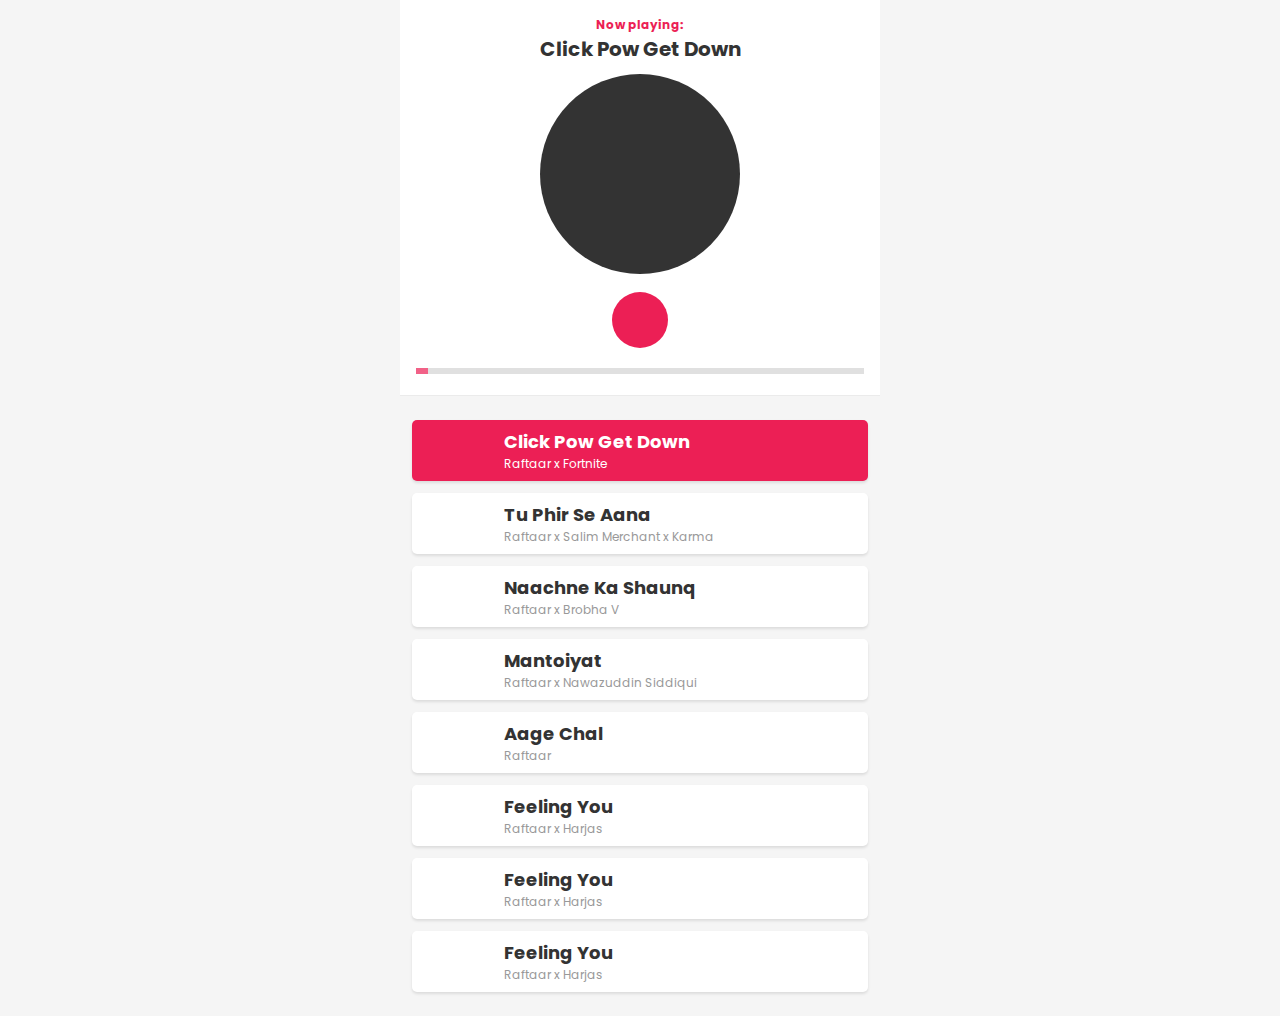
<file: Music-player/index.html>
<!DOCTYPE html>
<html lang="en">

<head>
    <meta charset="UTF-8">
    <meta http-equiv="X-UA-Compatible" content="IE=edge">
    <meta name="viewport" content="width=device-width, initial-scale=1.0">
    <title>Music player</title>
    <link rel="stylesheet" href="https://cdnjs.cloudflare.com/ajax/libs/font-awesome/5.15.2/css/all.min.css"
        integrity="sha512-HK5fgLBL+xu6dm/Ii3z4xhlSUyZgTT9tuc/hSrtw6uzJOvgRr2a9jyxxT1ely+B+xFAmJKVSTbpM/CuL7qxO8w=="
        crossorigin="anonymous" />
    <link rel="preconnect" href="https://fonts.gstatic.com">
    <link href="https://fonts.googleapis.com/css2?family=Poppins:wght@300;400;600&display=swap" rel="stylesheet">
    <link rel="stylesheet" href="style.css">
</head>

<body>

    <div class="player">
        <!-- Dashboard -->
        <div class="dashboard">
            <!-- Header -->
            <header>
                <h4>Now playing:</h4>
                <h2>String 57th & 9th</h2>
            </header>

            <!-- CD -->
            <div class="cd">
                <div class="cd-thumb"
                    style="background-image: url('https://i.ytimg.com/vi/jTLhQf5KJSc/maxresdefault.jpg')">
                </div>
            </div>

            <!-- Control -->
            <div class="control">
                <div class="btn btn-repeat">
                    <i class="fas fa-redo"></i>
                </div>
                <div class="btn btn-prev">
                    <i class="fas fa-step-backward"></i>
                </div>
                <div class="btn btn-toggle-play">
                    <i class="fas fa-pause icon-pause"></i>
                    <i class="fas fa-play icon-play"></i>
                </div>
                <div class="btn btn-next">
                    <i class="fas fa-step-forward"></i>
                </div>
                <div class="btn btn-random">
                    <i class="fas fa-random"></i>
                </div>
            </div>

            <input id="progress" class="progress" type="range" value="0" step="1" min="0" max="100">

            <audio id="audio" src=""></audio>
        </div>

        <!-- Playlist -->
        <div class="playlist">
            
        </div>
    </div>
    <script src="./main.js"></script>
</body>

</html>
</file>
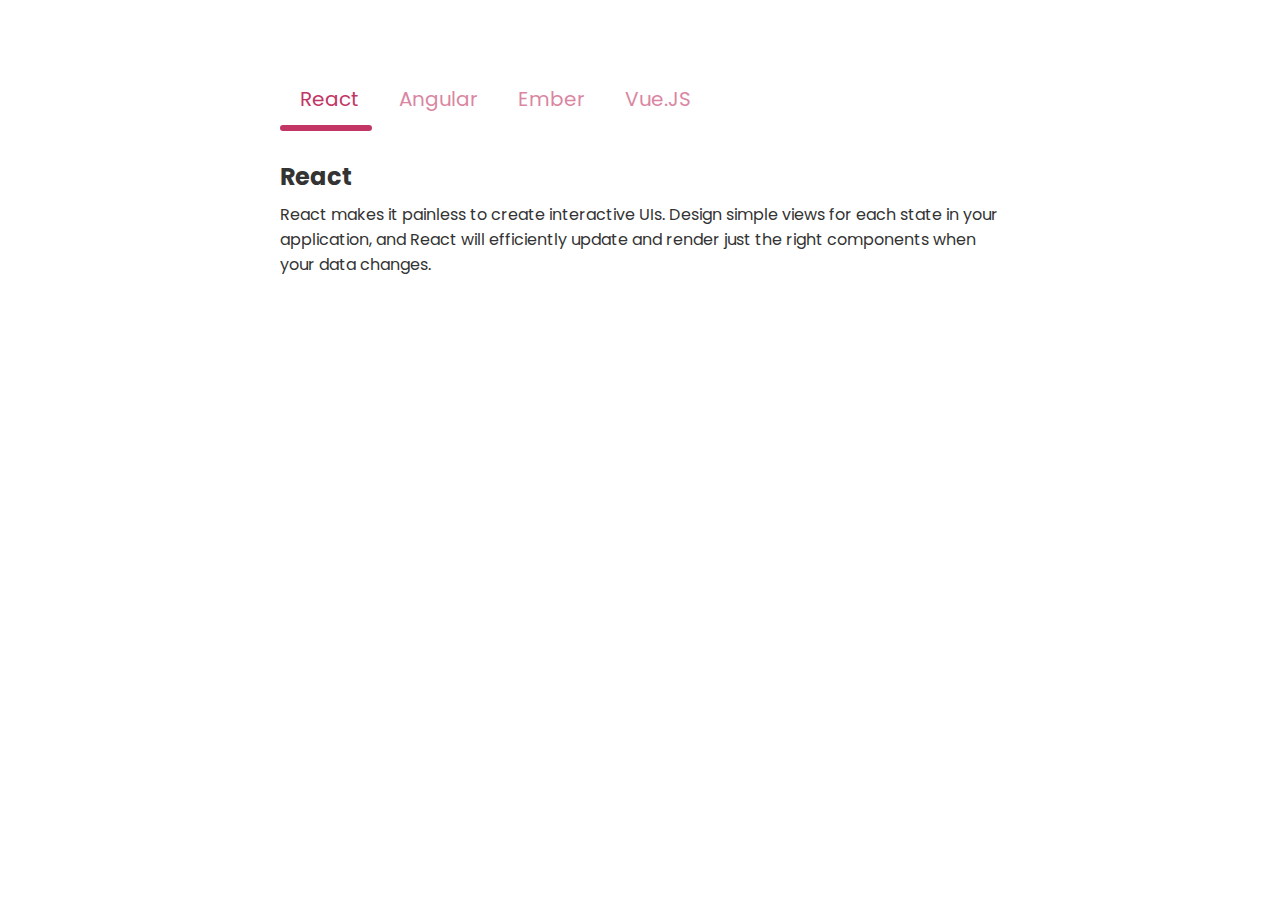
<file: tabsUi/index.html>
<!DOCTYPE html>
<html lang="en">

<head>
    <meta charset="UTF-8">
    <meta http-equiv="X-UA-Compatible" content="IE=edge">
    <meta name="viewport" content="width=device-width, initial-scale=1.0">
    <title>Tabs UI</title>
    <link rel="preconnect" href="https://fonts.gstatic.com">
    <link rel="stylesheet" href="https://cdnjs.cloudflare.com/ajax/libs/font-awesome/5.15.2/css/all.min.css"
        integrity="sha512-HK5fgLBL+xu6dm/Ii3z4xhlSUyZgTT9tuc/hSrtw6uzJOvgRr2a9jyxxT1ely+B+xFAmJKVSTbpM/CuL7qxO8w=="
        crossorigin="anonymous" />
    <link href="https://fonts.googleapis.com/css2?family=Poppins:wght@300;400;500;600&display=swap" rel="stylesheet">
    <link rel="stylesheet" href="style.css">
</head>

<body>
    <div>
        <!-- Tab items -->
        <div class="tabs">
            <div class="tab-item active">
                <i class="tab-icon fas fa-code"></i>
                React
            </div>
            <div class="tab-item">
                <i class="tab-icon fas fa-cog"></i>
                Angular
            </div>
            <div class="tab-item">
                <i class="tab-icon fas fa-plus-circle"></i>
                Ember
            </div>
            <div class="tab-item">
                <i class="tab-icon fas fa-pen-nib"></i>
                Vue.JS
            </div>
            <div class="line"></div>
        </div>

        <!-- Tab content -->
        <div class="tab-content">
            <div class="tab-pane active">
                <h2>React</h2>
                <p>React makes it painless to create interactive UIs. Design simple views for each state in your
                    application, and React will efficiently update and render just the right components when your data
                    changes.</p>
            </div>
            <div class="tab-pane">
                <h2>Angular</h2>
                <p>Angular is an application design framework and development platform for creating efficient and
                    sophisticated single-page apps.</p>
            </div>
            <div class="tab-pane">
                <h2>Ember</h2>
                <p>Ember.js is a productive, battle-tested JavaScript framework for building modern web applications. It
                    includes everything you need to build rich UIs that work on any device.</p>
            </div>
            <div class="tab-pane">
                <h2>Vue.js</h2>
                <p>Vue (pronounced /vjuː/, like view) is a progressive framework for building user interfaces. Unlike
                    other monolithic frameworks, Vue is designed from the ground up to be incrementally adoptable. </p>
            </div>
        </div>
    </div>
    <script src="./script.js"></script>
</body>

</html>
</file>
<file: Music-player/style.css>
:root {
    --primary-color: #ec1f55;
    --text-color: #333;
}

* {
    padding: 0;
    margin: 0;
    box-sizing: inherit;
}

body {
    background-color: #f5f5f5;
}

html {
    box-sizing: border-box;
    font-family: "Poppins", sans-serif;
}

.player {
    position: relative;
    max-width: 480px;
    margin: 0 auto;
}

.player .icon-pause {
    display: none;
}

.player.playing .icon-pause {
    display: inline-block;
}

.player.playing .icon-play {
    display: none;
}

.dashboard {
    padding: 16px 16px 14px;
    background-color: #fff;
    position: fixed;
    top: 0;
    width: 100%;
    max-width: 480px;
    border-bottom: 1px solid #ebebeb;
}

/* HEADER */
header {
    text-align: center;
    margin-bottom: 10px;
}

header h4 {
    color: var(--primary-color);
    font-size: 12px;
}

header h2 {
    color: var(--text-color);
    font-size: 20px;
}

/* CD */
.cd {
    display: flex;
    margin: auto;
    width: 200px;
}

.cd-thumb {
    width: 100%;
    padding-top: 100%;
    border-radius: 50%;
    background-color: #333;
    background-size: cover;
    margin: auto;
}

/* CONTROL */
.control {
    display: flex;
    align-items: center;
    justify-content: space-around;
    padding: 18px 0 8px 0;
}

.control .btn {
    color: #666;
    padding: 18px;
    font-size: 18px;
}

.control .btn.active {
    color: var(--primary-color);
}

.control .btn-toggle-play {
    width: 56px;
    height: 56px;
    border-radius: 50%;
    font-size: 24px;
    color: #fff;
    display: flex;
    align-items: center;
    justify-content: center;
    background-color: var(--primary-color);
}

.progress {
    width: 100%;
    -webkit-appearance: none;
    height: 6px;
    background: #d3d3d3;
    outline: none;
    opacity: 0.7;
    -webkit-transition: 0.2s;
    transition: opacity 0.2s;
}

.progress::-webkit-slider-thumb {
    -webkit-appearance: none;
    appearance: none;
    width: 12px;
    height: 6px;
    background-color: var(--primary-color);
    cursor: pointer;
}

/* PLAYLIST */
.playlist {
    margin-top: 408px;
    padding: 12px;
}

.song {
    display: flex;
    align-items: center;
    margin-bottom: 12px;
    background-color: #fff;
    padding: 8px 16px;
    border-radius: 5px;
    box-shadow: 0 2px 3px rgba(0, 0, 0, 0.1);
}

.song.active {
    background-color: var(--primary-color);
}

.song:active {
    opacity: 0.8;
}

.song.active .option,
.song.active .author,
.song.active .title {
    color: #fff;
}

.song .thumb {
    width: 44px;
    height: 44px;
    border-radius: 50%;
    background-size: cover;
    margin: 0 8px;
}

.song .body {
    flex: 1;
    padding: 0 16px;
}

.song .title {
    font-size: 18px;
    color: var(--text-color);
}

.song .author {
    font-size: 12px;
    color: #999;
}

.song .option {
    padding: 16px 8px;
    color: #999;
    font-size: 18px;
}
</file>
<file: tabsUi/style.css>
* {
    padding: 0;
    margin: 0;
    box-sizing: border-box;
}

body {
    display: flex;
    font-family: "Poppins", sans-serif;
}

body>div {
    margin: 5% auto 0;
    max-width: 720px;
}

.tabs {
    display: flex;
    position: relative;
}

.tabs .line {
    position: absolute;
    left: 0;
    bottom: 0;
    width: 0;
    height: 6px;
    border-radius: 15px;
    background-color: #c23564;
    transition: all 0.2s ease;
}

.tab-item {
    min-width: 80px;
    padding: 16px 20px 11px 20px;
    font-size: 20px;
    text-align: center;
    color: #c23564;
    background-color: #fff;
    border-top-left-radius: 5px;
    border-top-right-radius: 5px;
    border-bottom: 5px solid transparent;
    opacity: 0.6;
    cursor: pointer;
    transition: all 0.5s ease;
}

.tab-icon {
    font-size: 24px;
    width: 32px;
    position: relative;
    top: 2px;
}

.tab-item:hover {
    opacity: 1;
    background-color: rgba(194, 53, 100, 0.05);
    border-color: rgba(194, 53, 100, 0.1);
}

.tab-item.active {
    opacity: 1;
}

.tab-content {
    padding: 28px 0;
}

.tab-pane {
    color: #333;
    display: none;
}

.tab-pane.active {
    display: block;
}

.tab-pane h2 {
    font-size: 24px;
    margin-bottom: 8px;
}
</file>
